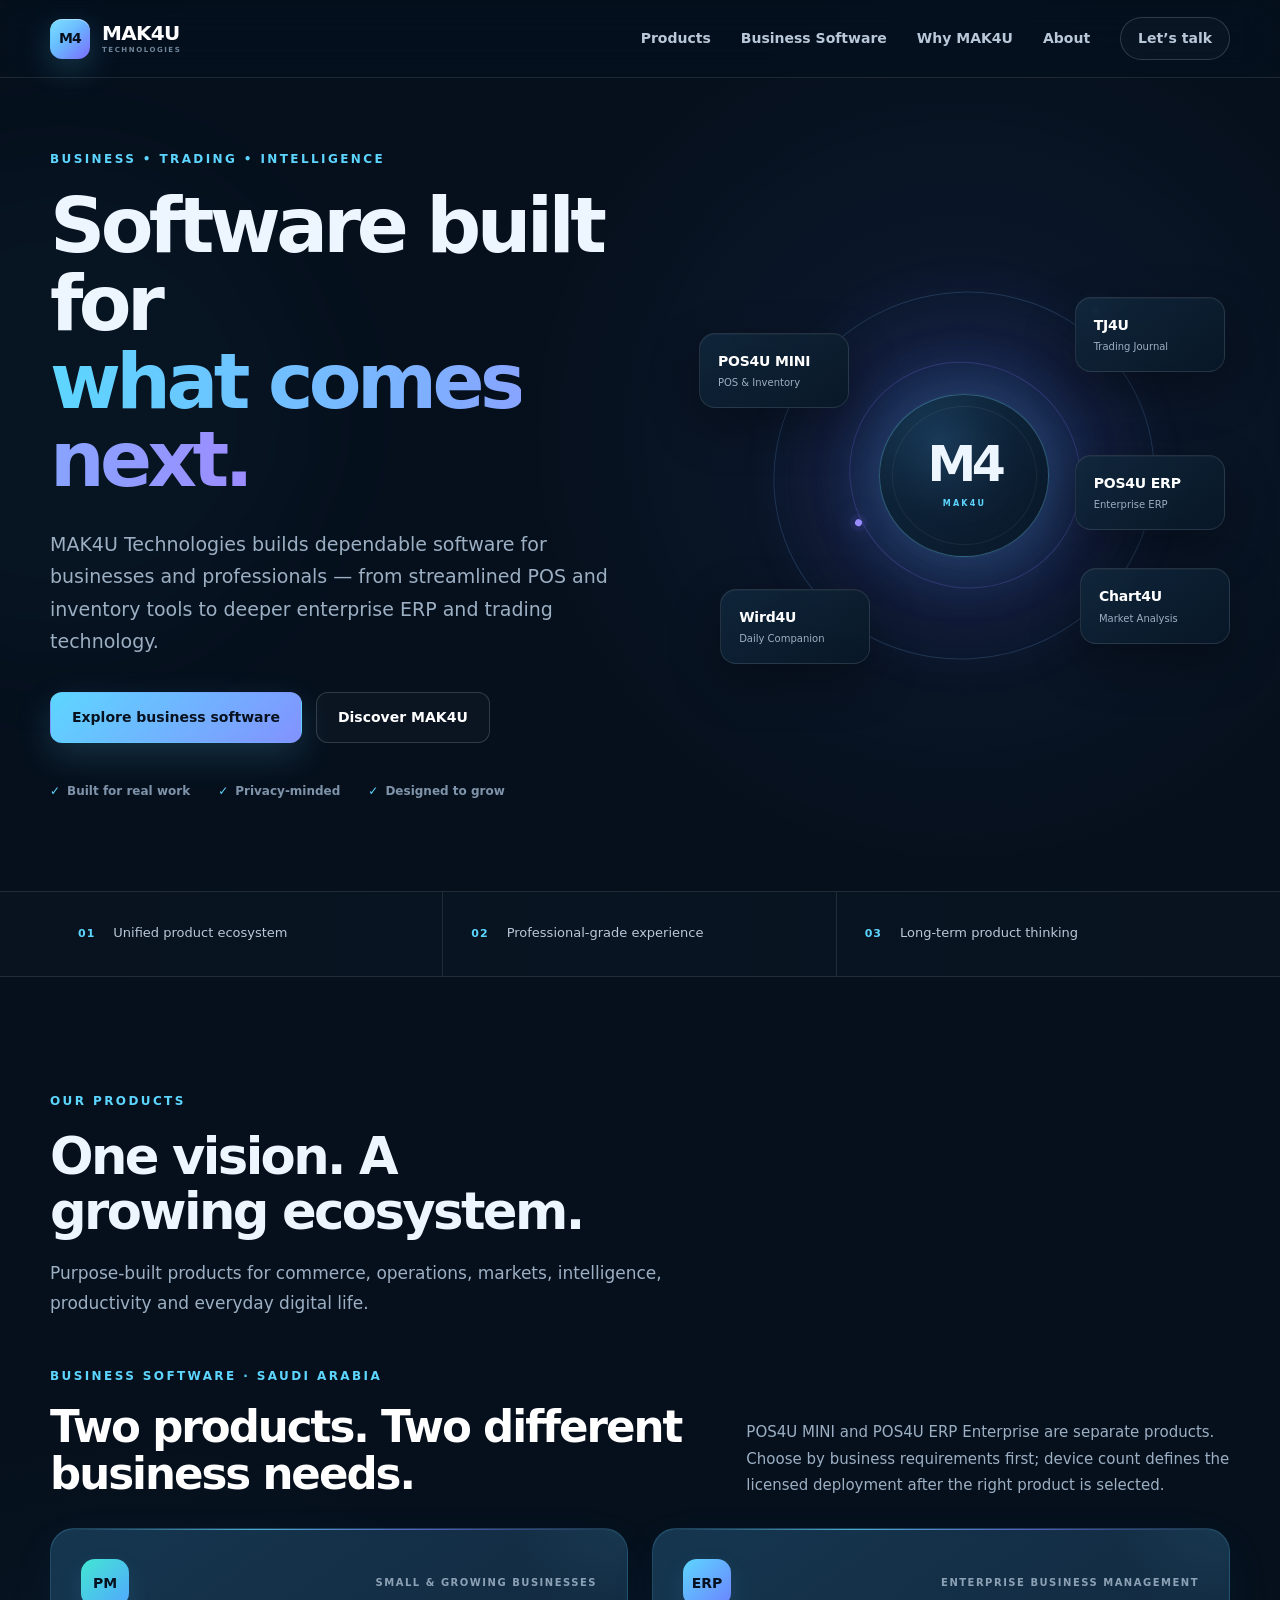
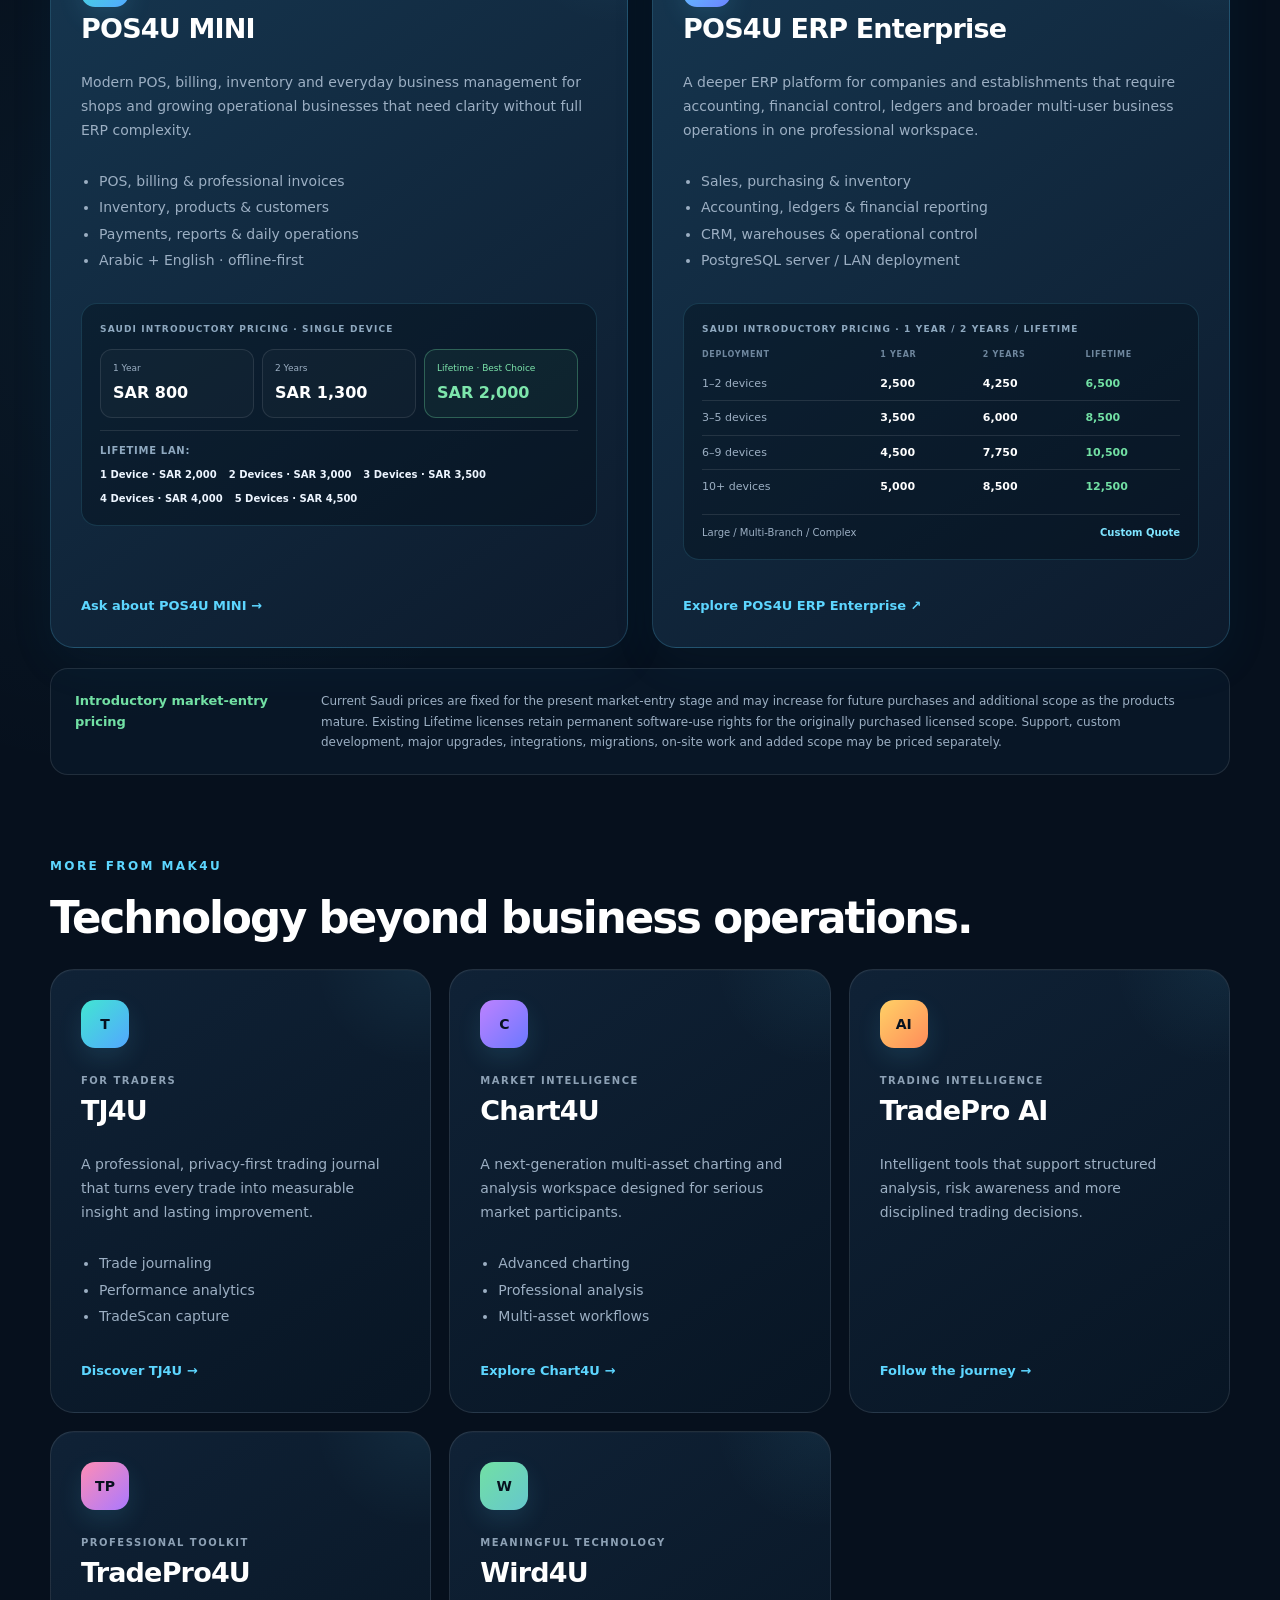
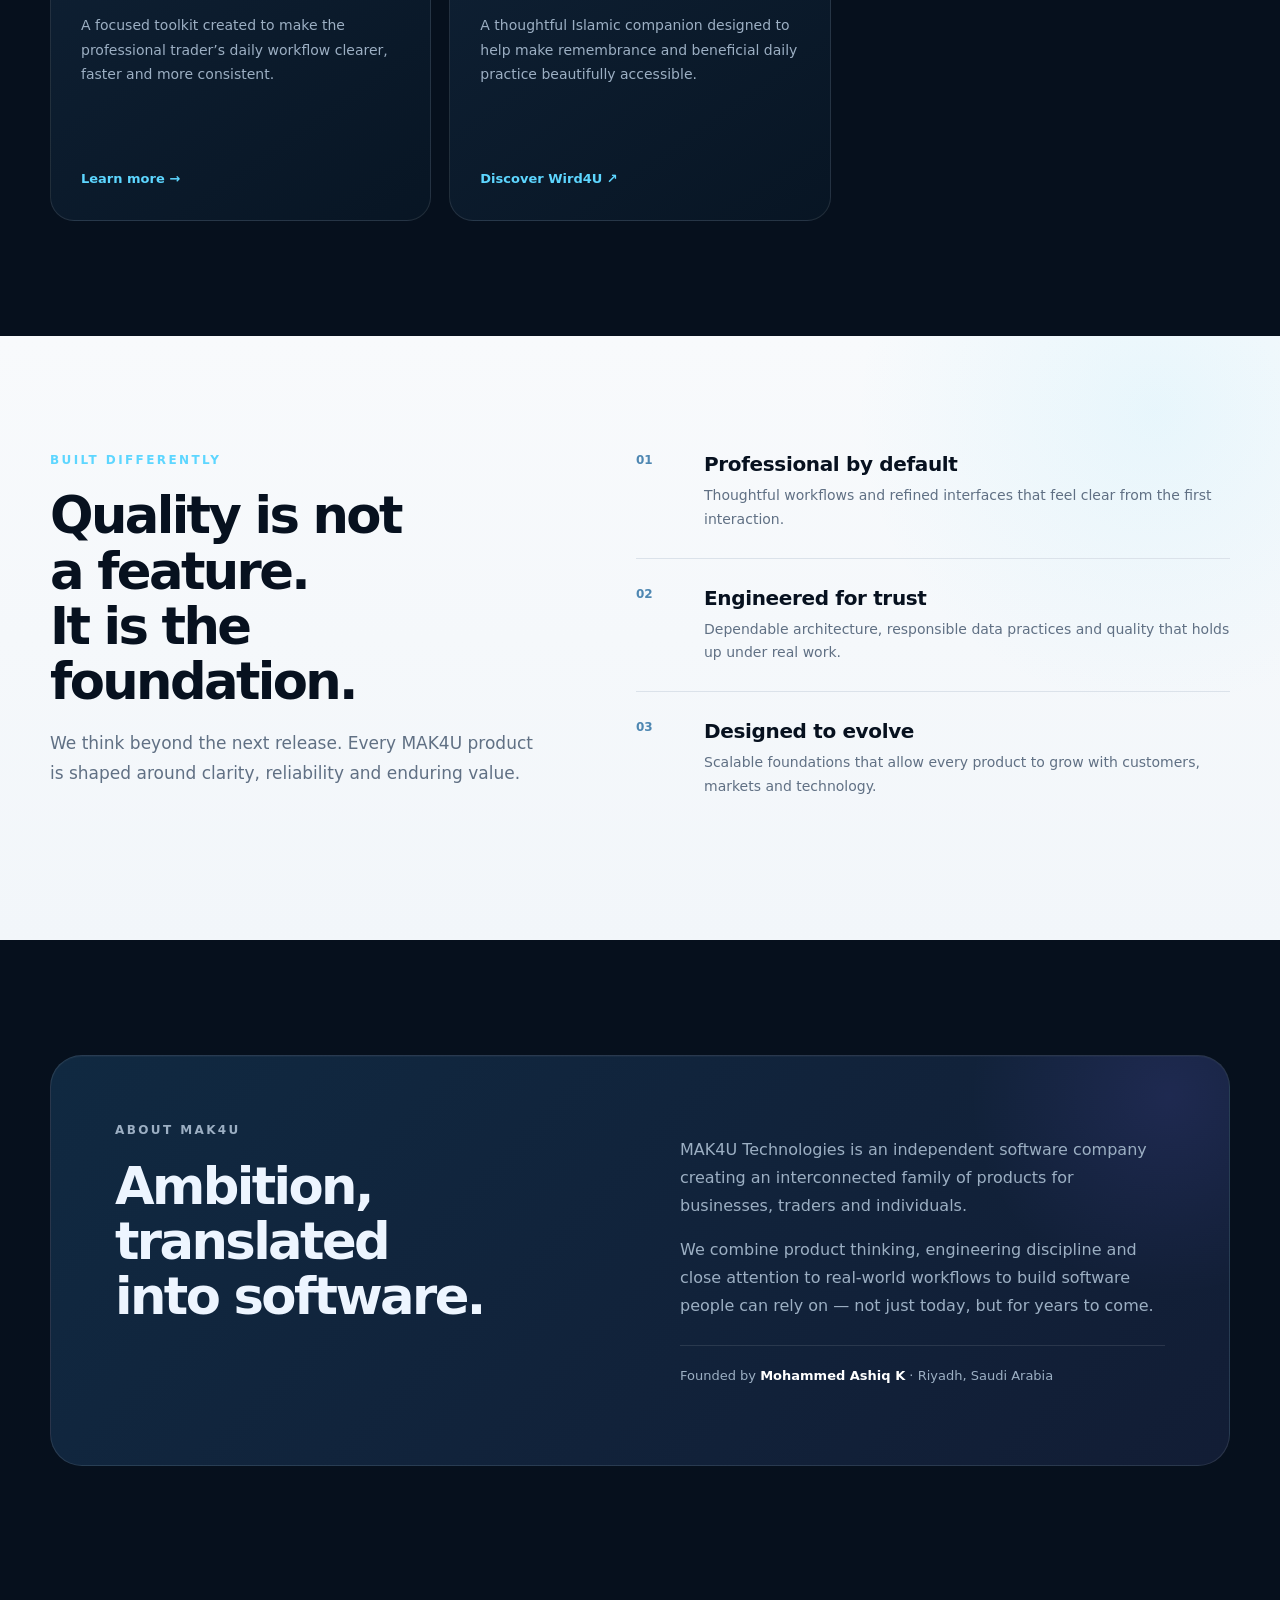
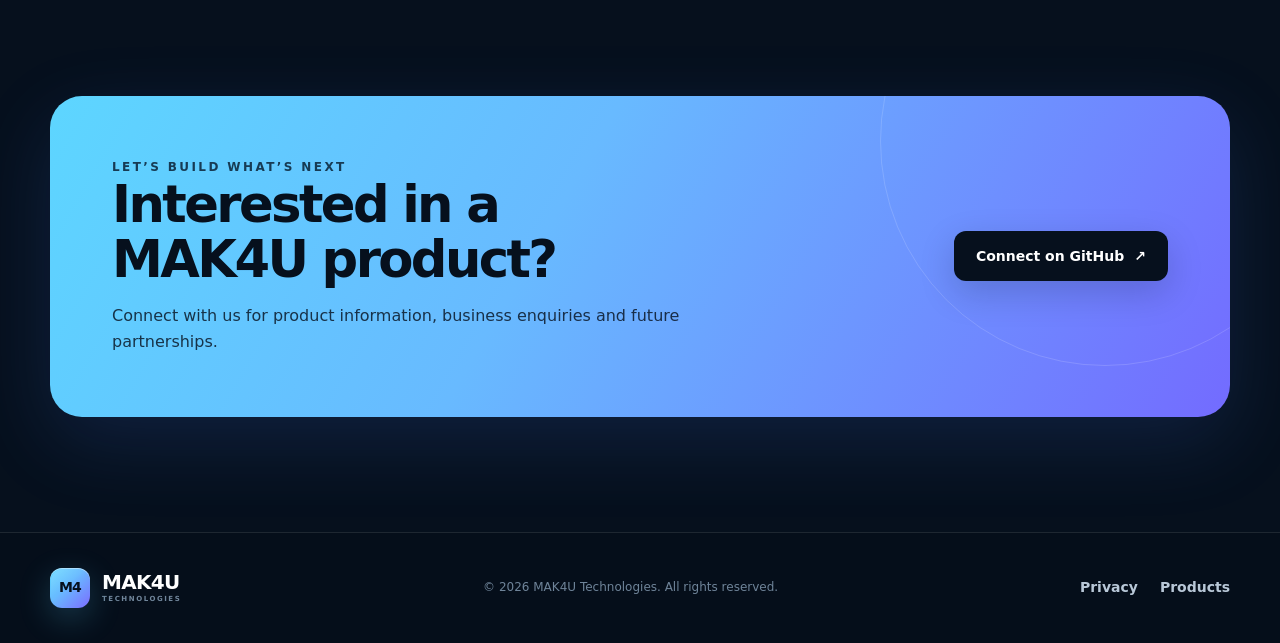
<file: index.html>
<!doctype html>
<html lang="en">
<head>
  <meta charset="utf-8">
  <meta name="viewport" content="width=device-width,initial-scale=1">
  <meta name="theme-color" content="#07111f">
  <meta name="description" content="MAK4U Technologies builds professional business software, POS, ERP, trading and digital products for organizations, growing businesses and professionals.">
  <meta property="og:title" content="MAK4U Technologies — Software built for what comes next">
  <meta property="og:description" content="POS4U MINI, POS4U ERP Enterprise, professional trading technology and digital products by MAK4U Technologies.">
  <meta property="og:type" content="website">
  <meta property="og:url" content="https://mak4u.tech/">
  <meta property="og:site_name" content="MAK4U Technologies">
  <title>MAK4U Technologies — Software built for what comes next</title>
  <link rel="icon" href="favicon.svg" type="image/svg+xml">
  <link rel="stylesheet" href="styles.css">
</head>
<body>
  <a class="skip-link" href="#main">Skip to content</a>

  <header class="site-header" id="top">
    <nav class="nav shell" aria-label="Main navigation">
      <a class="brand" href="#top" aria-label="MAK4U Technologies home">
        <span class="brand-mark" aria-hidden="true">M4</span>
        <span>MAK4U</span>
      </a>

      <button
        class="menu-button"
        type="button"
        aria-expanded="false"
        aria-controls="nav-links"
        aria-label="Open navigation"
      >
        <span></span><span></span><span></span>
      </button>

      <div class="nav-links" id="nav-links">
        <a href="#products">Products</a>
        <a href="#business-software">Business Software</a>
        <a href="#principles">Why MAK4U</a>
        <a href="#about">About</a>
        <a class="nav-cta" href="#contact">Let’s talk</a>
      </div>
    </nav>
  </header>

  <main id="main">
    <section class="hero shell">
      <div class="hero-copy reveal">
        <p class="eyebrow">BUSINESS • TRADING • INTELLIGENCE</p>
        <h1>Software built for<br><span>what comes next.</span></h1>
        <p class="hero-lead">
          MAK4U Technologies builds dependable software for businesses and professionals — from
          streamlined POS and inventory tools to deeper enterprise ERP and trading technology.
        </p>

        <div class="hero-actions">
          <a class="button primary" href="#business-software">Explore business software</a>
          <a class="button secondary" href="#about">Discover MAK4U</a>
        </div>

        <div class="trust-row" aria-label="Product qualities">
          <span>Built for real work</span>
          <span>Privacy-minded</span>
          <span>Designed to grow</span>
        </div>
      </div>

      <div class="hero-visual reveal" aria-label="MAK4U product ecosystem illustration">
        <div class="orbit orbit-one"></div>
        <div class="orbit orbit-two"></div>

        <div class="core">
          <span>M4</span>
          <small>MAK4U</small>
        </div>

        <div class="float-card card-pos">
          <b>POS4U MINI</b>
          <small>POS & Inventory</small>
        </div>

        <div class="float-card card-erp">
          <b>POS4U ERP</b>
          <small>Enterprise ERP</small>
        </div>

        <div class="float-card card-trade">
          <b>TJ4U</b>
          <small>Trading Journal</small>
        </div>

        <div class="float-card card-chart">
          <b>Chart4U</b>
          <small>Market Analysis</small>
        </div>

        <div class="float-card card-wird">
          <b>Wird4U</b>
          <small>Daily Companion</small>
        </div>
      </div>
    </section>

    <section class="metric-strip" aria-label="MAK4U focus areas">
      <div class="shell metrics">
        <div>
          <strong>01</strong>
          <span>Unified product ecosystem</span>
        </div>
        <div>
          <strong>02</strong>
          <span>Professional-grade experience</span>
        </div>
        <div>
          <strong>03</strong>
          <span>Long-term product thinking</span>
        </div>
      </div>
    </section>

    <section class="section shell" id="products">
      <div class="section-heading reveal">
        <p class="eyebrow">OUR PRODUCTS</p>
        <h2>One vision. A growing ecosystem.</h2>
        <p>
          Purpose-built products for commerce, operations, markets, intelligence,
          productivity and everyday digital life.
        </p>
      </div>

      <div class="business-software-block" id="business-software">
        <div class="business-heading reveal">
          <div>
            <p class="eyebrow">BUSINESS SOFTWARE · SAUDI ARABIA</p>
            <h3>Two products. Two different business needs.</h3>
          </div>
          <p>
            POS4U MINI and POS4U ERP Enterprise are separate products. Choose by
            business requirements first; device count defines the licensed deployment
            after the right product is selected.
          </p>
        </div>

        <div class="business-product-grid">
          <article class="product featured business-product reveal">
            <div class="product-topline">
              <span class="product-icon cyan">PM</span>
              <span class="status">Small & growing businesses</span>
            </div>
            <h3>POS4U MINI</h3>
            <p>
              Modern POS, billing, inventory and everyday business management for
              shops and growing operational businesses that need clarity without
              full ERP complexity.
            </p>
            <ul>
              <li>POS, billing & professional invoices</li>
              <li>Inventory, products & customers</li>
              <li>Payments, reports & daily operations</li>
              <li>Arabic + English · offline-first</li>
            </ul>

            <div class="price-panel" aria-label="POS4U MINI Saudi introductory pricing">
              <div class="price-panel-label">Saudi introductory pricing · Single device</div>
              <div class="price-row three">
                <div><span>1 Year</span><strong>SAR 800</strong></div>
                <div><span>2 Years</span><strong>SAR 1,300</strong></div>
                <div class="recommended"><span>Lifetime · Best Choice</span><strong>SAR 2,000</strong></div>
              </div>
              <div class="lan-ladder">
    <span>Lifetime LAN:</span>
    <b>1 Device · SAR 2,000</b>
    <b>2 Devices · SAR 3,000</b>
    <b>3 Devices · SAR 3,500</b>
    <b>4 Devices · SAR 4,000</b>
    <b>5 Devices · SAR 4,500</b>
</div>
            </div>

            <a href="#contact">Ask about POS4U MINI <span>→</span></a>
          </article>

          <article class="product featured business-product reveal">
            <div class="product-topline">
              <span class="product-icon">ERP</span>
              <span class="status">Enterprise business management</span>
            </div>
            <h3>POS4U ERP Enterprise</h3>
            <p>
              A deeper ERP platform for companies and establishments that require
              accounting, financial control, ledgers and broader multi-user business
              operations in one professional workspace.
            </p>
            <ul>
              <li>Sales, purchasing & inventory</li>
              <li>Accounting, ledgers & financial reporting</li>
              <li>CRM, warehouses & operational control</li>
              <li>PostgreSQL server / LAN deployment</li>
            </ul>

            <div class="price-panel" aria-label="POS4U ERP Enterprise Saudi introductory pricing">
              <div class="price-panel-label">Saudi introductory pricing · 1 Year / 2 Years / Lifetime</div>
              <div class="erp-price-head"><span>Deployment</span><span>1 Year</span><span>2 Years</span><span>Lifetime</span></div>
              <div class="erp-price-list">
                <div><span>1–2 devices</span><b>2,500</b><b>4,250</b><strong>6,500</strong></div>
                <div><span>3–5 devices</span><b>3,500</b><b>6,000</b><strong>8,500</strong></div>
                <div><span>6–9 devices</span><b>4,500</b><b>7,750</b><strong>10,500</strong></div>
                <div><span>10+ devices</span><b>5,000</b><b>8,500</b><strong>12,500</strong></div>
              </div>
              <div class="custom-quote">Large / Multi-Branch / Complex <strong>Custom Quote</strong></div>
            </div>

            <a href="https://pos4uerp.online" target="_blank" rel="noopener noreferrer" aria-label="Explore POS4U ERP Enterprise">
              Explore POS4U ERP Enterprise <span>↗</span>
            </a>
          </article>
        </div>

        <div class="commercial-note reveal">
          <strong>Introductory market-entry pricing</strong>
          <p>
            Current Saudi prices are fixed for the present market-entry stage and may
            increase for future purchases and additional scope as the products mature.
            Existing Lifetime licenses retain permanent software-use rights for the
            originally purchased licensed scope. Support, custom development, major
            upgrades, integrations, migrations, on-site work and added scope may be
            priced separately.
          </p>
        </div>
      </div>

      <div class="ecosystem-heading reveal">
        <p class="eyebrow">MORE FROM MAK4U</p>
        <h3>Technology beyond business operations.</h3>
      </div>

      <div class="product-grid">
        <article class="product reveal">
          <span class="product-icon cyan">T</span>
          <span class="status">For traders</span>
          <h3>TJ4U</h3>
          <p>
            A professional, privacy-first trading journal that turns every trade
            into measurable insight and lasting improvement.
          </p>
          <ul>
            <li>Trade journaling</li>
            <li>Performance analytics</li>
            <li>TradeScan capture</li>
          </ul>
          <a href="#contact">Discover TJ4U <span>→</span></a>
        </article>

        <article class="product reveal">
          <span class="product-icon violet">C</span>
          <span class="status">Market intelligence</span>
          <h3>Chart4U</h3>
          <p>
            A next-generation multi-asset charting and analysis workspace designed
            for serious market participants.
          </p>
          <ul>
            <li>Advanced charting</li>
            <li>Professional analysis</li>
            <li>Multi-asset workflows</li>
          </ul>
          <a href="#contact">Explore Chart4U <span>→</span></a>
        </article>

        <article class="product reveal">
          <span class="product-icon amber">AI</span>
          <span class="status">Trading intelligence</span>
          <h3>TradePro AI</h3>
          <p>
            Intelligent tools that support structured analysis, risk awareness
            and more disciplined trading decisions.
          </p>
          <a href="#contact">Follow the journey <span>→</span></a>
        </article>

        <article class="product reveal">
          <span class="product-icon rose">TP</span>
          <span class="status">Professional toolkit</span>
          <h3>TradePro4U</h3>
          <p>
            A focused toolkit created to make the professional trader’s daily workflow
            clearer, faster and more consistent.
          </p>
          <a href="#contact">Learn more <span>→</span></a>
        </article>

        <article class="product reveal">
          <span class="product-icon green">W</span>
          <span class="status">Meaningful technology</span>
          <h3>Wird4U</h3>
          <p>
            A thoughtful Islamic companion designed to help make remembrance
            and beneficial daily practice beautifully accessible.
          </p>
          <a
            href="https://play.google.com/store/apps/details?id=com.wird4u.app"
            target="_blank"
            rel="noopener noreferrer"
            aria-label="Discover Wird4U on Google Play"
          >
            Discover Wird4U <span>↗</span>
          </a>
        </article>
      </div>
    </section>

    <section class="section principles" id="principles">
      <div class="shell split">
        <div class="section-heading reveal">
          <p class="eyebrow">BUILT DIFFERENTLY</p>
          <h2>Quality is not a feature.<br>It is the foundation.</h2>
          <p>
            We think beyond the next release. Every MAK4U product is shaped around
            clarity, reliability and enduring value.
          </p>
        </div>

        <div class="principle-list">
          <article class="reveal">
            <span>01</span>
            <div>
              <h3>Professional by default</h3>
              <p>
                Thoughtful workflows and refined interfaces that feel clear
                from the first interaction.
              </p>
            </div>
          </article>

          <article class="reveal">
            <span>02</span>
            <div>
              <h3>Engineered for trust</h3>
              <p>
                Dependable architecture, responsible data practices and quality
                that holds up under real work.
              </p>
            </div>
          </article>

          <article class="reveal">
            <span>03</span>
            <div>
              <h3>Designed to evolve</h3>
              <p>
                Scalable foundations that allow every product to grow with customers,
                markets and technology.
              </p>
            </div>
          </article>
        </div>
      </div>
    </section>

    <section class="section shell about" id="about">
      <div class="about-card reveal">
        <div>
          <p class="eyebrow">ABOUT MAK4U</p>
          <h2>Ambition, translated into software.</h2>
        </div>

        <div>
          <p>
            MAK4U Technologies is an independent software company creating
            an interconnected family of products for businesses, traders and individuals.
          </p>
          <p>
            We combine product thinking, engineering discipline and close attention
            to real-world workflows to build software people can rely on — not just today,
            but for years to come.
          </p>
          <p class="founder">
            Founded by <strong>Mohammed Ashiq K</strong> · Riyadh, Saudi Arabia
          </p>
        </div>
      </div>
    </section>

    <section class="section shell" id="contact">
      <div class="contact-card reveal">
        <div>
          <p class="eyebrow">LET’S BUILD WHAT’S NEXT</p>
          <h2>Interested in a MAK4U product?</h2>
          <p>
            Connect with us for product information, business enquiries and future partnerships.
          </p>
        </div>

        <a
          class="button light"
          href="https://github.com/mafiyam204-rgb"
          target="_blank"
          rel="noopener"
        >
          Connect on GitHub <span>↗</span>
        </a>
      </div>
    </section>
  </main>

  <footer>
    <div class="shell footer-inner">
      <a class="brand" href="#top" aria-label="MAK4U Technologies home">
        <span class="brand-mark">M4</span>
        <span>MAK4U</span>
      </a>

      <p>© <span id="year"></span> MAK4U Technologies. All rights reserved.</p>

      <div>
        <a href="privacy.html">Privacy</a>
        <a href="#products">Products</a>
      </div>
    </div>
  </footer>

  <script src="script.js"></script>
</body>
</html>
</file>
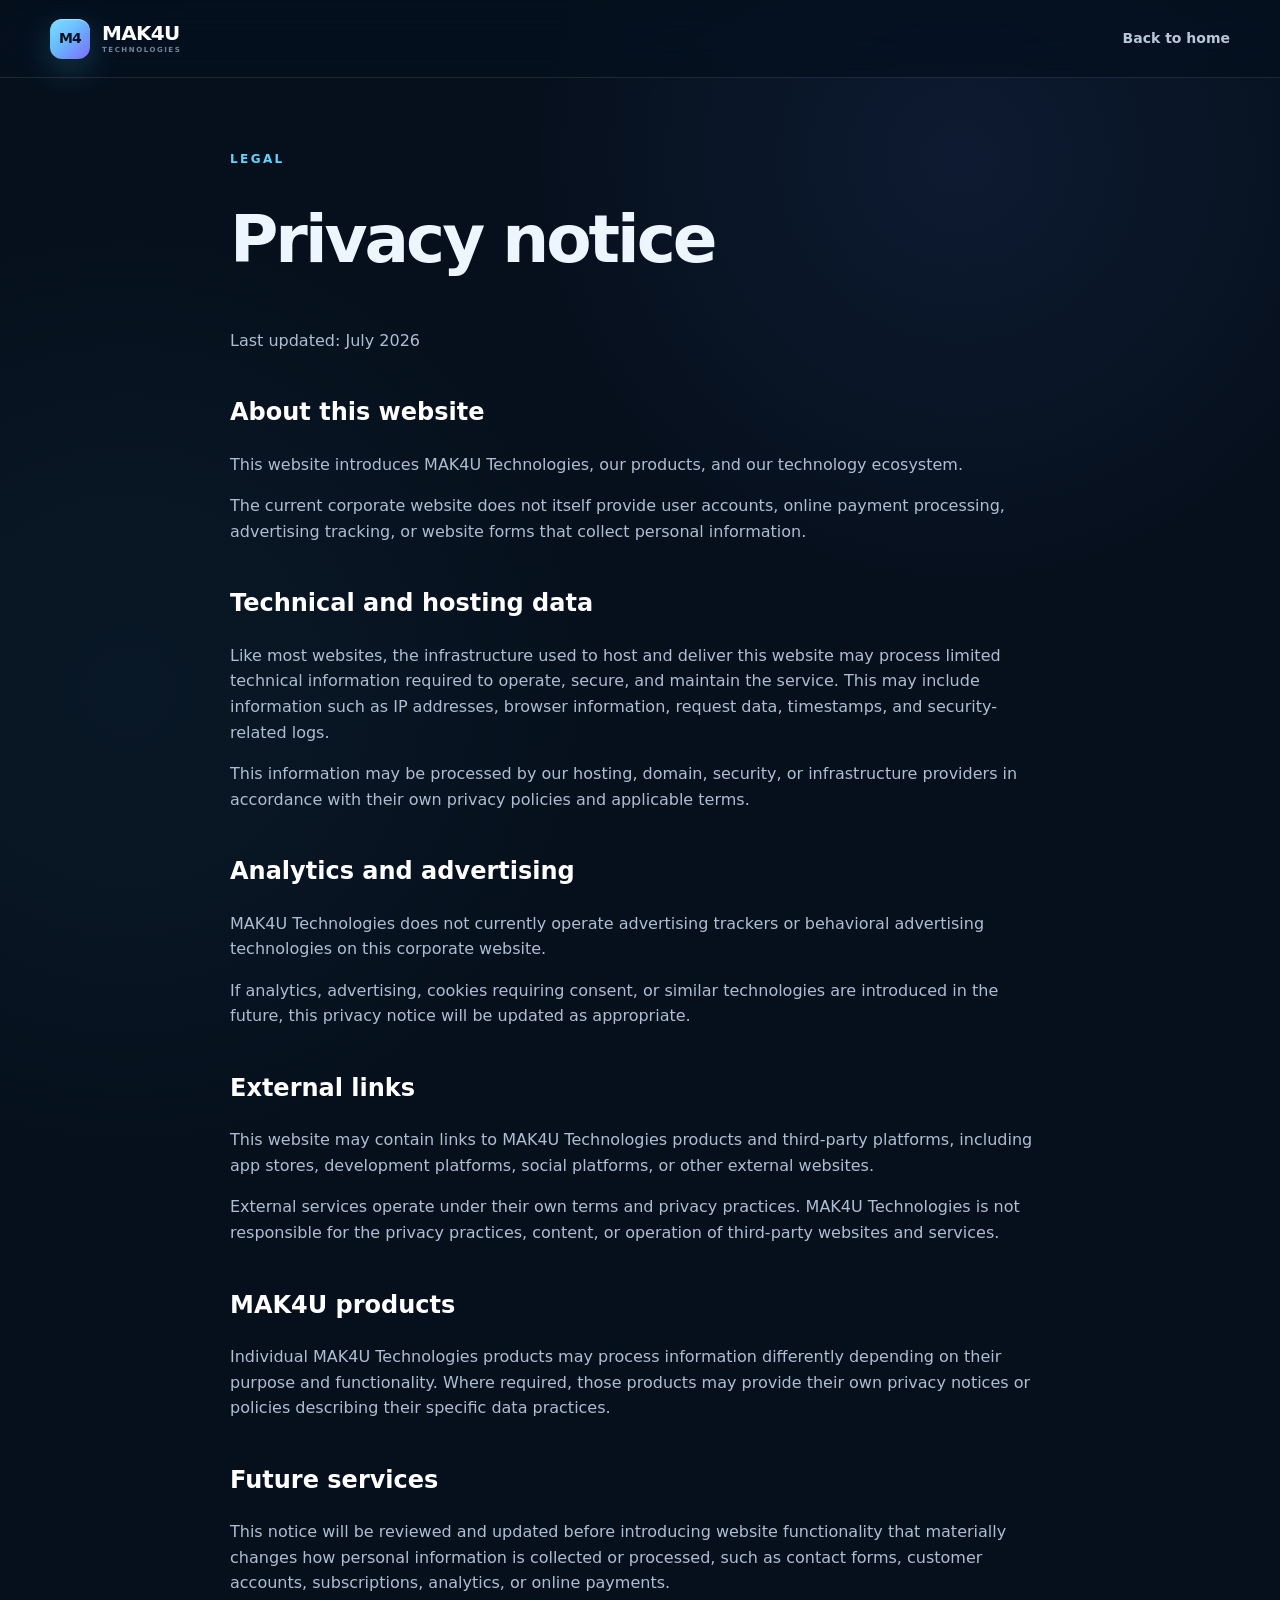
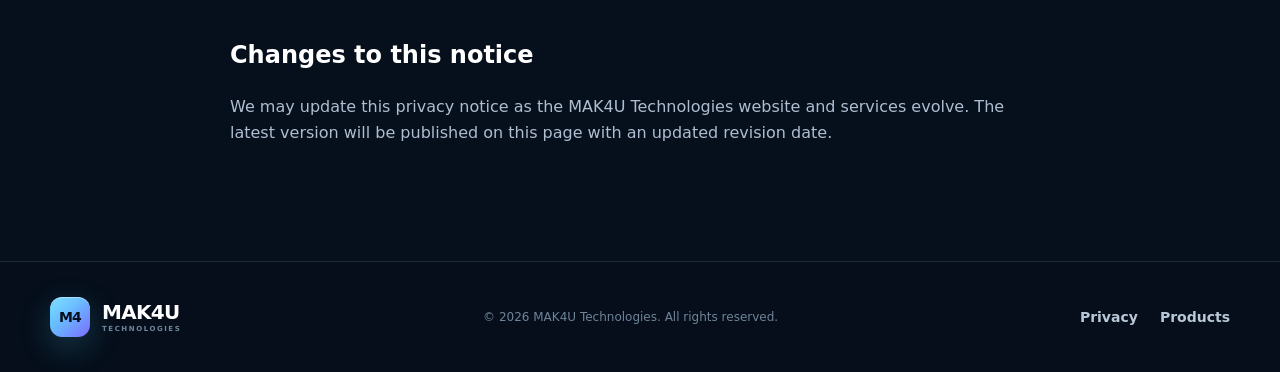
<file: privacy.html>
<!doctype html>
<html lang="en">
<head>
  <meta charset="utf-8">
  <meta name="viewport" content="width=device-width,initial-scale=1">
  <meta name="theme-color" content="#07111f">

  <meta
    name="description"
    content="Privacy notice for the MAK4U Technologies website and its digital presence."
  >

  <meta property="og:title" content="Privacy Notice — MAK4U Technologies">
  <meta
    property="og:description"
    content="Learn how the MAK4U Technologies website handles privacy and website-related information."
  >
  <meta property="og:type" content="website">
  <meta property="og:url" content="https://mak4u.tech/privacy.html">
  <meta property="og:site_name" content="MAK4U Technologies">

  <title>Privacy Notice — MAK4U Technologies</title>

  <link rel="icon" href="favicon.svg" type="image/svg+xml">
  <link rel="stylesheet" href="styles.css">
</head>

<body>
  <a class="skip-link" href="#main">Skip to content</a>

  <header class="site-header">
    <nav class="nav shell" aria-label="Privacy page navigation">
      <a class="brand" href="index.html" aria-label="MAK4U Technologies home">
        <span class="brand-mark" aria-hidden="true">M4</span>
        <span>MAK4U</span>
      </a>

      <div class="nav-links" style="display:flex">
        <a href="index.html">Back to home</a>
      </div>
    </nav>
  </header>

  <main
    id="main"
    class="shell"
    style="max-width:820px;padding:150px 0 100px"
  >
    <p class="eyebrow">LEGAL</p>

    <h1
      style="
        font-size:clamp(42px,6vw,66px);
        letter-spacing:-3px;
        margin:0 0 35px
      "
    >
      Privacy notice
    </h1>

    <div style="color:#aebed0">
      <p>Last updated: July 2026</p>

      <h2 style="color:white;margin-top:40px">
        About this website
      </h2>

      <p>
        This website introduces MAK4U Technologies, our products, and our
        technology ecosystem.
      </p>

      <p>
        The current corporate website does not itself provide user accounts,
        online payment processing, advertising tracking, or website forms that
        collect personal information.
      </p>

      <h2 style="color:white;margin-top:40px">
        Technical and hosting data
      </h2>

      <p>
        Like most websites, the infrastructure used to host and deliver this
        website may process limited technical information required to operate,
        secure, and maintain the service. This may include information such as
        IP addresses, browser information, request data, timestamps, and
        security-related logs.
      </p>

      <p>
        This information may be processed by our hosting, domain, security, or
        infrastructure providers in accordance with their own privacy policies
        and applicable terms.
      </p>

      <h2 style="color:white;margin-top:40px">
        Analytics and advertising
      </h2>

      <p>
        MAK4U Technologies does not currently operate advertising trackers or
        behavioral advertising technologies on this corporate website.
      </p>

      <p>
        If analytics, advertising, cookies requiring consent, or similar
        technologies are introduced in the future, this privacy notice will be
        updated as appropriate.
      </p>

      <h2 style="color:white;margin-top:40px">
        External links
      </h2>

      <p>
        This website may contain links to MAK4U Technologies products and
        third-party platforms, including app stores, development platforms,
        social platforms, or other external websites.
      </p>

      <p>
        External services operate under their own terms and privacy practices.
        MAK4U Technologies is not responsible for the privacy practices,
        content, or operation of third-party websites and services.
      </p>

      <h2 style="color:white;margin-top:40px">
        MAK4U products
      </h2>

      <p>
        Individual MAK4U Technologies products may process information
        differently depending on their purpose and functionality. Where
        required, those products may provide their own privacy notices or
        policies describing their specific data practices.
      </p>

      <h2 style="color:white;margin-top:40px">
        Future services
      </h2>

      <p>
        This notice will be reviewed and updated before introducing website
        functionality that materially changes how personal information is
        collected or processed, such as contact forms, customer accounts,
        subscriptions, analytics, or online payments.
      </p>

      <h2 style="color:white;margin-top:40px">
        Changes to this notice
      </h2>

      <p>
        We may update this privacy notice as the MAK4U Technologies website and
        services evolve. The latest version will be published on this page with
        an updated revision date.
      </p>
    </div>
  </main>

  <footer>
    <div class="shell footer-inner">
      <a
        class="brand"
        href="index.html"
        aria-label="MAK4U Technologies home"
      >
        <span class="brand-mark" aria-hidden="true">M4</span>
        <span>MAK4U</span>
      </a>

      <p>© 2026 MAK4U Technologies. All rights reserved.</p>

      <div>
        <a href="privacy.html">Privacy</a>
        <a href="index.html#products">Products</a>
      </div>
    </div>
  </footer>
</body>
</html>
</file>
<file: styles.css>
/* ==========================================================================
   MAK4U Technologies
   Corporate Website Design System
   ========================================================================== */

:root {
  color-scheme: dark;

  --bg: #06101d;
  --bg-deep: #030a12;
  --surface: #0b1929;
  --surface-soft: #102237;
  --surface-elevated: #132940;

  --ink: #edf5ff;
  --ink-strong: #ffffff;
  --muted: #9cafc3;
  --muted-soft: #71869b;

  --line: rgba(255, 255, 255, 0.1);
  --line-strong: rgba(255, 255, 255, 0.16);

  --accent: #5dd6ff;
  --accent-bright: #7fe4ff;
  --accent2: #7c6cff;
  --accent2-bright: #9c8cff;

  --light: #f5f8fb;
  --light-ink: #07111f;
  --light-muted: #607084;

  --success: #72e0a4;

  --radius-sm: 12px;
  --radius-md: 18px;
  --radius: 24px;
  --radius-lg: 32px;

  --shadow-sm: 0 12px 32px rgba(0, 0, 0, 0.18);
  --shadow-md: 0 24px 70px rgba(0, 0, 0, 0.28);
  --shadow-accent: 0 20px 70px rgba(93, 214, 255, 0.14);

  --header-height: 78px;

  --ease-standard: cubic-bezier(0.2, 0.7, 0.2, 1);
}


/* ==========================================================================
   Reset / Base
   ========================================================================== */

*,
*::before,
*::after {
  box-sizing: border-box;
}

html {
  scroll-behavior: smooth;
  scroll-padding-top: calc(var(--header-height) + 24px);
}

body {
  margin: 0;
  min-width: 320px;
  overflow-x: hidden;

  background:
    radial-gradient(
      circle at 75% 8%,
      rgba(89, 129, 255, 0.09),
      transparent 27rem
    ),
    radial-gradient(
      circle at 10% 35%,
      rgba(93, 214, 255, 0.045),
      transparent 30rem
    ),
    var(--bg);

  color: var(--ink);

  font-family:
    Inter,
    ui-sans-serif,
    system-ui,
    -apple-system,
    BlinkMacSystemFont,
    "Segoe UI",
    sans-serif;

  font-synthesis: none;
  line-height: 1.6;
  text-rendering: optimizeLegibility;
  -webkit-font-smoothing: antialiased;
}

button,
a {
  -webkit-tap-highlight-color: transparent;
}

button {
  font: inherit;
}

a {
  text-underline-offset: 4px;
}

img,
svg {
  max-width: 100%;
}

::selection {
  background: rgba(93, 214, 255, 0.24);
  color: var(--ink-strong);
}

.shell {
  width: min(1180px, calc(100% - 40px));
  margin-inline: auto;
}


/* ==========================================================================
   Accessibility
   ========================================================================== */

.skip-link {
  position: fixed;
  top: -70px;
  left: 20px;
  z-index: 500;

  padding: 11px 17px;
  border-radius: 10px;

  background: #ffffff;
  color: #000000;

  font-size: 14px;
  font-weight: 800;
  text-decoration: none;

  box-shadow: var(--shadow-sm);
}

.skip-link:focus {
  top: 12px;
}

a:focus-visible,
button:focus-visible {
  outline: 3px solid rgba(93, 214, 255, 0.72);
  outline-offset: 4px;
}


/* ==========================================================================
   Header / Navigation
   ========================================================================== */

.site-header {
  position: fixed;
  inset: 0 0 auto;
  z-index: 50;

  height: var(--header-height);

  background: rgba(6, 16, 29, 0.75);
  border-bottom: 1px solid var(--line);

  -webkit-backdrop-filter: blur(20px) saturate(145%);
  backdrop-filter: blur(20px) saturate(145%);
}

.nav {
  height: 100%;

  display: flex;
  align-items: center;
  justify-content: space-between;

  gap: 30px;
}

.brand {
  display: inline-flex;
  align-items: center;

  gap: 12px;

  color: var(--ink-strong);
  text-decoration: none;

  font-size: 20px;
  font-weight: 820;
  letter-spacing: -0.7px;

  transition:
    opacity 180ms ease,
    transform 180ms ease;
}

.brand:hover {
  opacity: 0.96;
}

.brand:active {
  transform: translateY(1px);
}

.brand-mark {
  position: relative;
  isolation: isolate;

  width: 40px;
  height: 40px;

  display: grid;
  place-items: center;

  flex: 0 0 auto;

  border-radius: 12px;

  background:
    linear-gradient(
      135deg,
      var(--accent) 0%,
      #68bbff 43%,
      var(--accent2) 100%
    );

  color: #06101d;

  font-size: 14px;
  font-weight: 950;
  letter-spacing: -0.8px;

  box-shadow:
    0 10px 32px rgba(93, 214, 255, 0.22),
    inset 0 1px rgba(255, 255, 255, 0.45);
}

.brand-mark::after {
  content: "";

  position: absolute;
  inset: 1px;

  z-index: -1;

  border-radius: inherit;

  background:
    linear-gradient(
      145deg,
      rgba(255, 255, 255, 0.2),
      transparent 45%
    );

  pointer-events: none;
}

/*
   Displays the corporate descriptor without requiring an HTML restructure.

   Header/footer still retain MAK4U as the primary visual identity while
   TECHNOLOGIES acts as the corporate descriptor.
*/
.brand > span:last-child {
  display: flex;
  flex-direction: column;
  justify-content: center;

  line-height: 1;
}

.brand > span:last-child::after {
  content: "TECHNOLOGIES";

  margin-top: 4px;

  color: var(--muted-soft);

  font-size: 7px;
  font-weight: 800;
  letter-spacing: 1.55px;
}

.nav-links {
  display: flex;
  align-items: center;

  gap: 30px;
}

.nav-links a,
footer a {
  position: relative;

  color: #b9c8d8;
  text-decoration: none;

  font-size: 14px;
  font-weight: 580;

  transition:
    color 180ms ease,
    border-color 180ms ease,
    background 180ms ease,
    transform 180ms ease;
}

.nav-links > a:not(.nav-cta)::after {
  content: "";

  position: absolute;
  left: 0;
  right: 100%;
  bottom: -7px;

  height: 1px;

  background: linear-gradient(
    90deg,
    var(--accent),
    var(--accent2)
  );

  transition: right 220ms var(--ease-standard);
}

.nav-links > a:not(.nav-cta):hover::after {
  right: 0;
}

.nav-links a:hover,
footer a:hover {
  color: var(--ink-strong);
}

.nav-cta {
  padding: 9px 17px;

  border: 1px solid var(--line-strong);
  border-radius: 999px;

  background: rgba(255, 255, 255, 0.025);
}

.nav-cta:hover {
  border-color: rgba(93, 214, 255, 0.35);

  background: rgba(93, 214, 255, 0.06);

  transform: translateY(-1px);
}

.menu-button {
  display: none;

  cursor: pointer;

  background: none;
  border: 0;
  color: inherit;
}


/* ==========================================================================
   Hero
   ========================================================================== */

.hero {
  position: relative;

  min-height: 780px;

  padding-top: 150px;
  padding-bottom: 90px;

  display: grid;
  grid-template-columns: 1.06fr 0.94fr;
  align-items: center;

  gap: 50px;
}

.hero::before {
  content: "";

  position: absolute;
  top: 18%;
  left: -20%;

  width: 500px;
  height: 500px;

  border-radius: 50%;

  background: rgba(93, 214, 255, 0.025);
  filter: blur(60px);

  pointer-events: none;
}

.hero-copy {
  position: relative;
  z-index: 2;
}

.eyebrow {
  margin: 0 0 18px;

  color: var(--accent);

  font-size: 12px;
  font-weight: 850;
  letter-spacing: 2.4px;

  text-transform: uppercase;
}

.hero h1 {
  max-width: 760px;

  margin: 0;

  font-size: clamp(52px, 6vw, 84px);
  font-weight: 780;
  line-height: 1.015;
  letter-spacing: -4.6px;

  text-wrap: balance;
}

.hero h1 span {
  background:
    linear-gradient(
      92deg,
      var(--accent) 0%,
      #79b6ff 48%,
      var(--accent2-bright) 100%
    );

  -webkit-background-clip: text;
  background-clip: text;

  color: transparent;
}

.hero-lead {
  max-width: 640px;

  margin: 29px 0 35px;

  color: var(--muted);

  font-size: 19px;
  line-height: 1.7;
}

.hero-actions {
  display: flex;
  flex-wrap: wrap;

  gap: 14px;
}


/* ==========================================================================
   Buttons
   ========================================================================== */

.button {
  position: relative;

  display: inline-flex;
  align-items: center;
  justify-content: center;

  min-height: 48px;

  gap: 10px;

  padding: 13px 21px;

  border: 1px solid transparent;
  border-radius: var(--radius-sm);

  text-decoration: none;

  font-size: 14px;
  font-weight: 780;

  transition:
    transform 180ms var(--ease-standard),
    box-shadow 180ms ease,
    background 180ms ease,
    border-color 180ms ease;
}

.button:hover {
  transform: translateY(-2px);
}

.button:active {
  transform: translateY(0);
}

.primary {
  background:
    linear-gradient(
      135deg,
      var(--accent),
      #8292ff
    );

  color: #07111f;

  box-shadow:
    0 13px 34px rgba(93, 214, 255, 0.17);
}

.primary:hover {
  box-shadow:
    0 17px 45px rgba(93, 214, 255, 0.25);
}

.secondary {
  border-color: var(--line-strong);

  background: rgba(255, 255, 255, 0.025);
  color: var(--ink-strong);
}

.secondary:hover {
  border-color: rgba(93, 214, 255, 0.28);

  background: rgba(255, 255, 255, 0.055);
}


/* ==========================================================================
   Hero Trust Indicators
   ========================================================================== */

.trust-row {
  display: flex;
  flex-wrap: wrap;

  gap: 28px;

  margin-top: 39px;

  color: #7f94aa;

  font-size: 12px;
  font-weight: 550;
}

.trust-row span {
  display: inline-flex;
  align-items: center;
}

.trust-row span::before {
  content: "\2713";

  margin-right: 7px;

  color: var(--accent);

  font-weight: 900;
}


/* ==========================================================================
   MAK4U Ecosystem Visual
   ========================================================================== */

.hero-visual {
  position: relative;

  isolation: isolate;

  width: 100%;
  max-width: 550px;
  height: 510px;

  justify-self: end;
}

.hero-visual::before {
  content: "";

  position: absolute;
  inset: 7%;

  border-radius: 50%;

  background:
    radial-gradient(
      circle,
      rgba(93, 214, 255, 0.17),
      rgba(110, 111, 255, 0.09) 38%,
      transparent 67%
    );

  filter: blur(12px);

  pointer-events: none;
}

.hero-visual::after {
  content: "";

  position: absolute;
  inset: 23%;

  z-index: -1;

  border-radius: 50%;

  background:
    radial-gradient(
      circle,
      rgba(117, 111, 255, 0.13),
      transparent 68%
    );

  filter: blur(20px);
}

.orbit {
  position: absolute;
  inset: 14%;

  border: 1px solid rgba(125, 190, 255, 0.18);
  border-radius: 50%;

  transform: rotate(-14deg);

  box-shadow:
    inset 0 0 36px rgba(93, 214, 255, 0.02);
}

.orbit::after {
  content: "";

  position: absolute;
  top: 14%;
  right: 5%;

  width: 7px;
  height: 7px;

  border-radius: 50%;

  background: var(--accent);

  box-shadow:
    0 0 0 5px rgba(93, 214, 255, 0.07),
    0 0 22px rgba(93, 214, 255, 0.75);
}

.orbit-two {
  inset: 28%;

  transform: rotate(30deg);

  border-color: rgba(140, 124, 255, 0.22);
}

.orbit-two::after {
  top: auto;
  right: auto;
  bottom: 6%;
  left: 19%;

  background: var(--accent2-bright);

  box-shadow:
    0 0 0 5px rgba(124, 108, 255, 0.08),
    0 0 22px rgba(124, 108, 255, 0.75);
}

.core {
  position: absolute;
  inset: 34%;

  display: grid;
  place-content: center;

  text-align: center;

  border: 1px solid rgba(107, 209, 255, 0.35);
  border-radius: 50%;

  background:
    radial-gradient(
      circle at 35% 28%,
      #193a58,
      #0d2034 48%,
      #07111f 100%
    );

  box-shadow:
    0 0 0 1px rgba(255, 255, 255, 0.025),
    0 0 75px rgba(74, 155, 255, 0.23),
    inset 0 0 45px rgba(93, 214, 255, 0.045);
}

.core::after {
  content: "";

  position: absolute;
  inset: 7%;

  border: 1px solid rgba(255, 255, 255, 0.06);
  border-radius: 50%;

  pointer-events: none;
}

.core span {
  font-size: 49px;
  font-weight: 950;
  line-height: 1;
  letter-spacing: -4.5px;
}

.core small {
  margin-top: 9px;

  color: var(--accent);

  font-size: 8px;
  font-weight: 800;
  letter-spacing: 2.2px;
}

.float-card {
  position: absolute;
  z-index: 3;

  width: 150px;

  padding: 16px 18px;

  border: 1px solid var(--line);
  border-radius: 16px;

  background:
    linear-gradient(
      145deg,
      rgba(17, 39, 60, 0.9),
      rgba(9, 24, 39, 0.91)
    );

  box-shadow:
    0 18px 50px rgba(0, 0, 0, 0.32),
    inset 0 1px rgba(255, 255, 255, 0.035);

  -webkit-backdrop-filter: blur(14px);
  backdrop-filter: blur(14px);

  transition:
    transform 250ms var(--ease-standard),
    border-color 250ms ease,
    box-shadow 250ms ease;
}

.float-card:hover {
  border-color: rgba(93, 214, 255, 0.3);

  box-shadow:
    0 24px 60px rgba(0, 0, 0, 0.4),
    0 0 30px rgba(93, 214, 255, 0.07);

  transform: translateY(-4px);
}

.float-card b,
.float-card small {
  display: block;
}

.float-card b {
  color: var(--ink-strong);

  font-size: 14px;
  font-weight: 800;
  letter-spacing: -0.2px;
}

.float-card small {
  margin-top: 3px;

  color: var(--muted);

  font-size: 10px;
}

.card-pos {
  top: 22%;
  left: 0;
}

.card-trade {
  top: 15%;
  right: 1%;
}

.card-chart {
  right: 0;
  bottom: 17%;
}

.card-wird {
  bottom: 13%;
  left: 4%;
}


/* ==========================================================================
   Metric Strip
   ========================================================================== */

.metric-strip {
  position: relative;

  border-block: 1px solid var(--line);

  background:
    linear-gradient(
      90deg,
      rgba(255, 255, 255, 0.012),
      rgba(93, 214, 255, 0.018),
      rgba(255, 255, 255, 0.012)
    );
}

.metrics {
  display: grid;
  grid-template-columns: repeat(3, 1fr);
}

.metrics div {
  display: flex;
  align-items: center;

  gap: 18px;

  min-height: 84px;

  padding: 26px 28px;

  border-right: 1px solid var(--line);
}

.metrics div:last-child {
  border-right: 0;
}

.metrics strong {
  color: var(--accent);

  font-size: 11px;
  font-weight: 900;
  letter-spacing: 1px;
}

.metrics span {
  color: #b9c8d8;

  font-size: 13px;
  font-weight: 520;
}


/* ==========================================================================
   Sections
   ========================================================================== */

.section {
  padding-block: 115px;
}

.section-heading {
  max-width: 700px;

  margin-bottom: 48px;
}

.section-heading h2,
.about h2,
.contact-card h2 {
  margin: 0 0 20px;

  font-size: clamp(38px, 4vw, 58px);
  font-weight: 760;
  line-height: 1.08;
  letter-spacing: -2.6px;

  text-wrap: balance;
}

.section-heading > p:last-child {
  color: var(--muted);

  font-size: 17px;
  line-height: 1.75;
}


/* ==========================================================================
   Product Ecosystem
   ========================================================================== */

.product-grid {
  display: grid;
  grid-template-columns: repeat(3, 1fr);

  gap: 18px;
}

.product {
  position: relative;

  min-height: 390px;

  overflow: hidden;

  padding: 30px;

  display: flex;
  flex-direction: column;

  border: 1px solid var(--line);
  border-radius: var(--radius);

  background:
    linear-gradient(
      145deg,
      rgba(16, 35, 55, 0.96),
      rgba(8, 22, 36, 0.97)
    );

  box-shadow:
    inset 0 1px rgba(255, 255, 255, 0.025);

  transition:
    transform 260ms var(--ease-standard),
    border-color 260ms ease,
    box-shadow 260ms ease;
}

.product::before {
  content: "";

  position: absolute;
  top: -120px;
  right: -100px;

  width: 220px;
  height: 220px;

  border-radius: 50%;

  background:
    radial-gradient(
      circle,
      rgba(93, 214, 255, 0.07),
      transparent 68%
    );

  pointer-events: none;

  transition: transform 350ms var(--ease-standard);
}

.product:hover {
  border-color: rgba(93, 214, 255, 0.31);

  box-shadow:
    0 20px 50px rgba(0, 0, 0, 0.2),
    inset 0 1px rgba(255, 255, 255, 0.04);

  transform: translateY(-6px);
}

.product:hover::before {
  transform: translate(-16px, 16px) scale(1.08);
}

.product.featured {
  border-color: rgba(93, 214, 255, 0.19);

  background:
    linear-gradient(
      145deg,
      rgba(22, 55, 81, 0.98),
      rgba(13, 27, 45, 0.98)
    );

  box-shadow:
    inset 0 1px rgba(255, 255, 255, 0.035),
    0 16px 50px rgba(39, 132, 190, 0.06);
}

.product.featured::after {
  content: "";

  position: absolute;
  top: 0;
  left: 24px;
  right: 24px;

  height: 1px;

  background:
    linear-gradient(
      90deg,
      transparent,
      rgba(93, 214, 255, 0.72),
      rgba(124, 108, 255, 0.65),
      transparent
    );
}

.product-icon {
  position: relative;
  z-index: 1;

  width: 48px;
  height: 48px;

  display: grid;
  place-items: center;

  border-radius: 14px;

  background:
    linear-gradient(
      135deg,
      #5dd6ff,
      #6c82ff
    );

  color: #07111f;

  font-size: 14px;
  font-weight: 950;

  box-shadow:
    0 10px 25px rgba(93, 214, 255, 0.12);
}

.product-icon.cyan {
  background:
    linear-gradient(
      135deg,
      #42e6d2,
      #52a7ff
    );
}

.product-icon.violet {
  background:
    linear-gradient(
      135deg,
      #bd82ff,
      #6c78ff
    );
}

.product-icon.amber {
  background:
    linear-gradient(
      135deg,
      #ffd166,
      #ff8c5a
    );
}

.product-icon.rose {
  background:
    linear-gradient(
      135deg,
      #ff8db5,
      #aa78ff
    );
}

.product-icon.green {
  background:
    linear-gradient(
      135deg,
      #72e0a4,
      #65c7cd
    );
}

.status {
  width: fit-content;

  margin-top: 25px;

  color: #8da1b5;

  font-size: 10px;
  font-weight: 780;
  letter-spacing: 1.5px;
  text-transform: uppercase;
}

.product h3 {
  margin: 6px 0 10px;

  color: var(--ink-strong);

  font-size: 27px;
  font-weight: 760;
  line-height: 1.2;
  letter-spacing: -0.8px;
}

.product p,
.product li {
  color: var(--muted);

  font-size: 14px;
}

.product p {
  line-height: 1.72;
}

.product ul {
  margin: 10px 0;
  padding-left: 18px;
}

.product li {
  margin: 4px 0;
}

.product > a {
  width: fit-content;

  margin-top: auto;
  padding-top: 20px;

  color: var(--accent);

  font-size: 13px;
  font-weight: 780;
  text-decoration: none;

  transition:
    color 180ms ease,
    transform 180ms ease;
}

.product > a span {
  display: inline-block;

  transition: transform 180ms var(--ease-standard);
}

.product > a:hover {
  color: var(--accent-bright);
}

.product > a:hover span {
  transform: translateX(4px);
}


/* ==========================================================================
   Principles
   ========================================================================== */

.principles {
  position: relative;

  overflow: hidden;

  background:
    linear-gradient(
      180deg,
      #f8fafc,
      #f2f6fa
    );

  color: var(--light-ink);
}

.principles::before {
  content: "";

  position: absolute;
  top: -250px;
  right: -200px;

  width: 650px;
  height: 650px;

  border-radius: 50%;

  background:
    radial-gradient(
      circle,
      rgba(93, 214, 255, 0.1),
      transparent 65%
    );

  pointer-events: none;
}

.split {
  position: relative;
  z-index: 1;

  display: grid;
  grid-template-columns: 0.9fr 1.1fr;

  gap: 100px;
}

.principles .section-heading {
  margin: 0;
}

.principles .section-heading > p:last-child {
  color: var(--light-muted);
}

.principle-list article {
  display: grid;
  grid-template-columns: 48px 1fr;

  gap: 20px;

  padding: 26px 0;

  border-bottom: 1px solid #dbe2ea;
}

.principle-list article:first-child {
  padding-top: 0;
}

.principle-list article:last-child {
  border-bottom: 0;
}

.principle-list span {
  color: #4e87b2;

  font-size: 12px;
  font-weight: 850;
}

.principle-list h3 {
  margin: 0 0 6px;

  font-size: 20px;
  line-height: 1.35;
  letter-spacing: -0.35px;
}

.principle-list p {
  margin: 0;

  color: var(--light-muted);

  font-size: 14px;
  line-height: 1.7;
}


/* ==========================================================================
   About
   ========================================================================== */

.about-card {
  position: relative;

  overflow: hidden;

  display: grid;
  grid-template-columns: 1fr 1fr;

  gap: 80px;

  padding: 64px;

  border: 1px solid var(--line);
  border-radius: var(--radius-lg);

  background:
    linear-gradient(
      135deg,
      #102941,
      #121d35
    );

  box-shadow:
    inset 0 1px rgba(255, 255, 255, 0.03);
}

.about-card::after {
  content: "";

  position: absolute;
  top: -170px;
  right: -150px;

  width: 420px;
  height: 420px;

  border-radius: 50%;

  background:
    radial-gradient(
      circle,
      rgba(124, 108, 255, 0.12),
      transparent 67%
    );

  pointer-events: none;
}

.about-card > * {
  position: relative;
  z-index: 1;
}

.about-card p {
  color: var(--muted);

  line-height: 1.75;
}

.founder {
  margin-top: 25px;
  padding-top: 19px;

  border-top: 1px solid var(--line);

  font-size: 13px;
}

.founder strong {
  color: var(--ink-strong);
}


/* ==========================================================================
   Contact
   ========================================================================== */

.contact-card {
  position: relative;

  overflow: hidden;

  padding: 62px;

  display: flex;
  align-items: center;
  justify-content: space-between;

  gap: 40px;

  border-radius: var(--radius-lg);

  background:
    linear-gradient(
      120deg,
      var(--accent) 0%,
      #68baff 42%,
      #736bff 100%
    );

  color: #06101d;

  box-shadow:
    0 25px 80px rgba(76, 127, 255, 0.15);
}

.contact-card::after {
  content: "";

  position: absolute;
  top: -180px;
  right: -100px;

  width: 450px;
  height: 450px;

  border: 1px solid rgba(255, 255, 255, 0.15);
  border-radius: 50%;

  pointer-events: none;
}

.contact-card > * {
  position: relative;
  z-index: 1;
}

.contact-card .eyebrow {
  color: #173b54;
}

.contact-card p {
  max-width: 650px;

  margin-bottom: 0;

  color: rgba(6, 16, 29, 0.81);
}

.contact-card h2 {
  margin-bottom: 12px;
}

.light {
  flex: 0 0 auto;

  background: #06101d;
  color: #ffffff;

  white-space: nowrap;

  box-shadow:
    0 12px 35px rgba(6, 16, 29, 0.18);
}

.light:hover {
  background: #0a192a;

  box-shadow:
    0 16px 40px rgba(6, 16, 29, 0.24);
}


/* ==========================================================================
   Footer
   ========================================================================== */

footer {
  padding: 35px 0;

  border-top: 1px solid var(--line);

  background: rgba(2, 9, 16, 0.18);
}

.footer-inner {
  display: flex;
  align-items: center;
  justify-content: space-between;

  gap: 24px;
}

.footer-inner p {
  margin: 0;

  color: #6f8499;

  font-size: 12px;
}

.footer-inner > div {
  display: flex;

  gap: 22px;
}


/* ==========================================================================
   Reveal Animation
   ========================================================================== */

.reveal {
  opacity: 0;

  transform: translateY(18px);

  transition:
    opacity 700ms var(--ease-standard),
    transform 700ms var(--ease-standard);
}

.reveal.visible {
  opacity: 1;

  transform: none;
}


/* ==========================================================================
   Large Desktop
   ========================================================================== */

@media (min-width: 1440px) {
  .shell {
    width: min(1240px, calc(100% - 80px));
  }

  .hero {
    gap: 70px;
  }

  .hero-visual {
    max-width: 570px;
  }

  .product-grid {
    gap: 20px;
  }
}


/* ==========================================================================
   Tablet / Laptop
   ========================================================================== */

@media (max-width: 1000px) {
  .hero {
    grid-template-columns: 1fr;

    padding-top: 135px;

    gap: 25px;
  }

  .hero-copy {
    max-width: 760px;
  }

  .hero-visual {
    width: min(100%, 570px);
    height: 440px;

    justify-self: center;
  }

  .product-grid {
    grid-template-columns: repeat(2, 1fr);
  }

  .split,
  .about-card {
    grid-template-columns: 1fr;

    gap: 45px;
  }

  .metrics div {
    padding-inline: 18px;
  }

  .about-card {
    padding: 44px;
  }

  .contact-card {
    align-items: flex-start;
    flex-direction: column;
  }
}


/* ==========================================================================
   Mobile Navigation
   ========================================================================== */

@media (max-width: 900px) {
  .nav-links {
    gap: 18px;
  }
}

@media (max-width: 820px) {
  :root {
    --header-height: 72px;
  }

  .shell {
    width: min(100% - 28px, 1180px);
  }

  .site-header {
    height: var(--header-height);
  }

  .brand {
    gap: 10px;

    font-size: 18px;
  }

  .brand-mark {
    width: 37px;
    height: 37px;

    border-radius: 11px;
  }

  .menu-button {
    position: relative;
    z-index: 2;

    display: grid;

    gap: 5px;

    padding: 10px;

    border-radius: 9px;
  }

  .menu-button:hover {
    background: rgba(255, 255, 255, 0.04);
  }

  .menu-button span {
    display: block;

    width: 23px;
    height: 2px;

    border-radius: 999px;

    background: #ffffff;

    transition:
      transform 180ms ease,
      opacity 180ms ease;
  }

  .menu-button[aria-expanded="true"] span:nth-child(1) {
    transform: translateY(7px) rotate(45deg);
  }

  .menu-button[aria-expanded="true"] span:nth-child(2) {
    opacity: 0;
  }

  .menu-button[aria-expanded="true"] span:nth-child(3) {
    transform: translateY(-7px) rotate(-45deg);
  }

  .nav-links {
    position: absolute;
    top: var(--header-height);
    left: 0;
    right: 0;

    display: none;
    flex-direction: column;
    align-items: stretch;

    gap: 4px;

    padding: 18px 20px 24px;

    border-bottom: 1px solid var(--line);

    background: rgba(6, 16, 29, 0.98);

    box-shadow:
      0 24px 55px rgba(0, 0, 0, 0.28);

    -webkit-backdrop-filter: blur(18px);
    backdrop-filter: blur(18px);
  }

  .nav-links.open {
    display: flex;
  }

  .nav-links a {
    width: 100%;

    padding: 12px 8px;

    border-radius: 9px;
  }

  .nav-links > a:not(.nav-cta)::after {
    display: none;
  }

  .nav-links a:hover {
    background: rgba(255, 255, 255, 0.035);
  }

  .nav-cta {
    margin-top: 6px;

    text-align: center;
  }


  /* Hero */

  .hero {
    min-height: auto;

    padding-top: 126px;
    padding-bottom: 65px;

    gap: 34px;
  }

  .hero h1 {
    font-size: clamp(48px, 14vw, 68px);

    letter-spacing: -3px;
  }

  .hero-lead {
    margin-top: 24px;

    font-size: 17px;
  }

  .hero-actions {
    align-items: stretch;
  }

  .hero-actions .button {
    flex: 1 1 190px;
  }

  .trust-row {
    gap: 13px 20px;

    margin-top: 31px;
  }

  .hero-visual {
    width: 100%;
    height: 370px;
  }

  .float-card {
    width: 128px;

    padding: 12px 13px;
  }

  .float-card b {
    font-size: 12px;
  }

  .float-card small {
    font-size: 9px;
  }

  .core {
    inset: 33%;
  }

  .core span {
    font-size: 38px;

    letter-spacing: -3.5px;
  }


  /* Metrics */

  .metrics {
    grid-template-columns: 1fr;
  }

  .metrics div {
    min-height: 67px;

    padding: 18px 4px;

    border-right: 0;
    border-bottom: 1px solid var(--line);
  }

  .metrics div:last-child {
    border-bottom: 0;
  }


  /* Sections */

  .section {
    padding-block: 80px;
  }

  .section-heading {
    margin-bottom: 36px;
  }

  .section-heading h2,
  .about h2,
  .contact-card h2 {
    letter-spacing: -2px;
  }

  .product-grid {
    grid-template-columns: 1fr;
  }

  .product {
    min-height: 355px;

    padding: 26px;
  }

  .about-card,
  .contact-card {
    padding: 30px;
  }

  .contact-card {
    gap: 28px;
  }

  .contact-card .button {
    width: 100%;
  }


  /* Footer */

  .footer-inner {
    flex-direction: column;
    align-items: flex-start;
  }

  .footer-inner > div {
    flex-wrap: wrap;
  }
}


/* ==========================================================================
   Small Mobile
   ========================================================================== */

@media (max-width: 430px) {
  .shell {
    width: calc(100% - 24px);
  }

  .brand > span:last-child::after {
    font-size: 6.5px;
    letter-spacing: 1.25px;
  }

  .hero {
    padding-top: 116px;
  }

  .hero h1 {
    font-size: clamp(44px, 13vw, 58px);

    letter-spacing: -2.6px;
  }

  .hero-visual {
    height: 330px;
  }

  .float-card {
    width: 112px;
  }

  .card-pos {
    top: 20%;
  }

  .card-trade {
    top: 12%;
  }

  .card-chart {
    bottom: 14%;
  }

  .card-wird {
    bottom: 11%;
  }

  .core {
    inset: 34%;
  }

  .core span {
    font-size: 32px;
  }

  .core small {
    font-size: 6.5px;
  }

  .product {
    padding: 24px;
  }

  .about-card,
  .contact-card {
    padding: 25px;
    border-radius: 26px;
  }
}


/* ==========================================================================
   Reduced Motion / Accessibility
   ========================================================================== */

@media (prefers-reduced-motion: reduce) {
  html {
    scroll-behavior: auto;
  }

  *,
  *::before,
  *::after {
    scroll-behavior: auto !important;
    animation-duration: 0.01ms !important;
    animation-iteration-count: 1 !important;
    transition-duration: 0.01ms !important;
  }

  .reveal {
    opacity: 1;
    transform: none;
  }
}


/* ==========================================================================
   No backdrop-filter fallback
   ========================================================================== */

@supports not (backdrop-filter: blur(10px)) {
  .site-header,
  .nav-links,
  .float-card {
    background: #081522;
  }
}

/* ==========================================================================
   Business Software / Pricing
   ========================================================================== */

.business-software-block {
  margin-bottom: 82px;
  scroll-margin-top: calc(var(--header-height) + 26px);
}

.business-heading {
  margin: 8px 0 30px;
  display: grid;
  grid-template-columns: minmax(0, 1.15fr) minmax(300px, 0.85fr);
  gap: 42px;
  align-items: end;
}

.business-heading h3,
.ecosystem-heading h3 {
  margin: 6px 0 0;
  color: var(--ink-strong);
  font-size: clamp(32px, 3.4vw, 48px);
  line-height: 1.08;
  letter-spacing: -2px;
}

.business-heading > p {
  margin: 0;
  color: var(--muted);
  font-size: 15px;
  line-height: 1.75;
}

.business-product-grid {
  display: grid;
  grid-template-columns: repeat(2, minmax(0, 1fr));
  gap: 24px;
}

.business-product {
  min-height: 720px;
}

.product-topline {
  display: flex;
  align-items: center;
  justify-content: space-between;
  gap: 18px;
}

.product-topline .status {
  margin-top: 0;
  text-align: right;
}

.price-panel {
  margin: 18px 0 6px;
  padding: 18px;
  border: 1px solid rgba(93, 214, 255, 0.15);
  border-radius: 16px;
  background: rgba(2, 11, 20, 0.34);
}

.price-panel-label {
  margin-bottom: 12px;
  color: #8fa9c0;
  font-size: 9px;
  font-weight: 800;
  letter-spacing: 1.15px;
  text-transform: uppercase;
}

.price-row.three {
  display: grid;
  grid-template-columns: repeat(3, minmax(0, 1fr));
  gap: 8px;
}

.price-row > div {
  min-width: 0;
  padding: 12px;
  border: 1px solid var(--line);
  border-radius: 12px;
  background: rgba(255, 255, 255, 0.025);
}

.price-row span,
.price-row strong {
  display: block;
}

.price-row span {
  color: var(--muted);
  font-size: 9px;
  line-height: 1.35;
}

.price-row strong {
  margin-top: 6px;
  color: var(--ink-strong);
  font-size: 16px;
}

.price-row .recommended {
  border-color: rgba(114, 224, 164, 0.32);
  background: rgba(114, 224, 164, 0.055);
}

.price-row .recommended span,
.price-row .recommended strong {
  color: #7de6ac;
}

.lan-ladder {
  margin-top: 12px;
  padding-top: 12px;
  display: flex;
  flex-wrap: wrap;
  gap: 8px 12px;
  border-top: 1px solid var(--line);
  color: var(--muted);
  font-size: 10px;
}

.lan-ladder span {
  width: 100%;
  color: #8fa9c0;
  font-weight: 780;
  text-transform: uppercase;
  letter-spacing: .7px;
}

.lan-ladder b {
  color: var(--ink);
  font-weight: 720;
}

.erp-price-head,
.erp-price-list > div {
  display: grid;
  grid-template-columns: 1.35fr repeat(3, .75fr);
  gap: 8px;
  align-items: center;
}

.erp-price-head {
  margin-bottom: 5px;
  color: #6f879e;
  font-size: 8px;
  font-weight: 800;
  letter-spacing: .7px;
  text-transform: uppercase;
  order: -1;
}

.erp-price-list {
  display: flex;
  flex-direction: column;
}

.erp-price-list > div {
  padding: 8px 0;
  border-top: 1px solid var(--line);
  font-size: 11px;
}

.erp-price-list > div:first-child {
  border-top: 0;
}

.erp-price-list span {
  color: var(--muted);
}

.erp-price-list b,
.erp-price-list strong {
  color: var(--ink-strong);
  font-size: 11px;
}

.erp-price-list strong {
  color: #72e0a4;
}

.custom-quote {
  margin-top: 10px;
  padding-top: 10px;
  display: flex;
  justify-content: space-between;
  gap: 16px;
  border-top: 1px solid var(--line);
  color: var(--muted);
  font-size: 10px;
}

.custom-quote strong {
  color: var(--accent-bright);
}

.commercial-note {
  margin-top: 20px;
  padding: 22px 24px;
  display: grid;
  grid-template-columns: 220px 1fr;
  gap: 26px;
  border: 1px solid var(--line);
  border-radius: 18px;
  background: rgba(10, 25, 42, 0.72);
}

.commercial-note strong {
  color: #72e0a4;
  font-size: 13px;
}

.commercial-note p {
  margin: 0;
  color: var(--muted);
  font-size: 12px;
  line-height: 1.7;
}

.ecosystem-heading {
  margin: 80px 0 28px;
}

.card-erp {
  right: 1%;
  top: 46%;
}

@media (max-width: 1000px) {
  .business-heading,
  .commercial-note {
    grid-template-columns: 1fr;
  }

  .business-product-grid {
    grid-template-columns: 1fr;
  }

  .business-product {
    min-height: auto;
  }
}

@media (max-width: 620px) {
  .product-topline {
    align-items: flex-start;
  }

  .price-row.three {
    grid-template-columns: 1fr;
  }

  .erp-price-head,
  .erp-price-list > div {
    grid-template-columns: 1.3fr repeat(3, .8fr);
    gap: 5px;
  }

  .erp-price-list b,
  .erp-price-list strong,
  .erp-price-list span {
    font-size: 9px;
  }

  .commercial-note {
    padding: 18px;
  }

  .card-erp {
    right: 0;
    top: 49%;
  }
}
</file>
